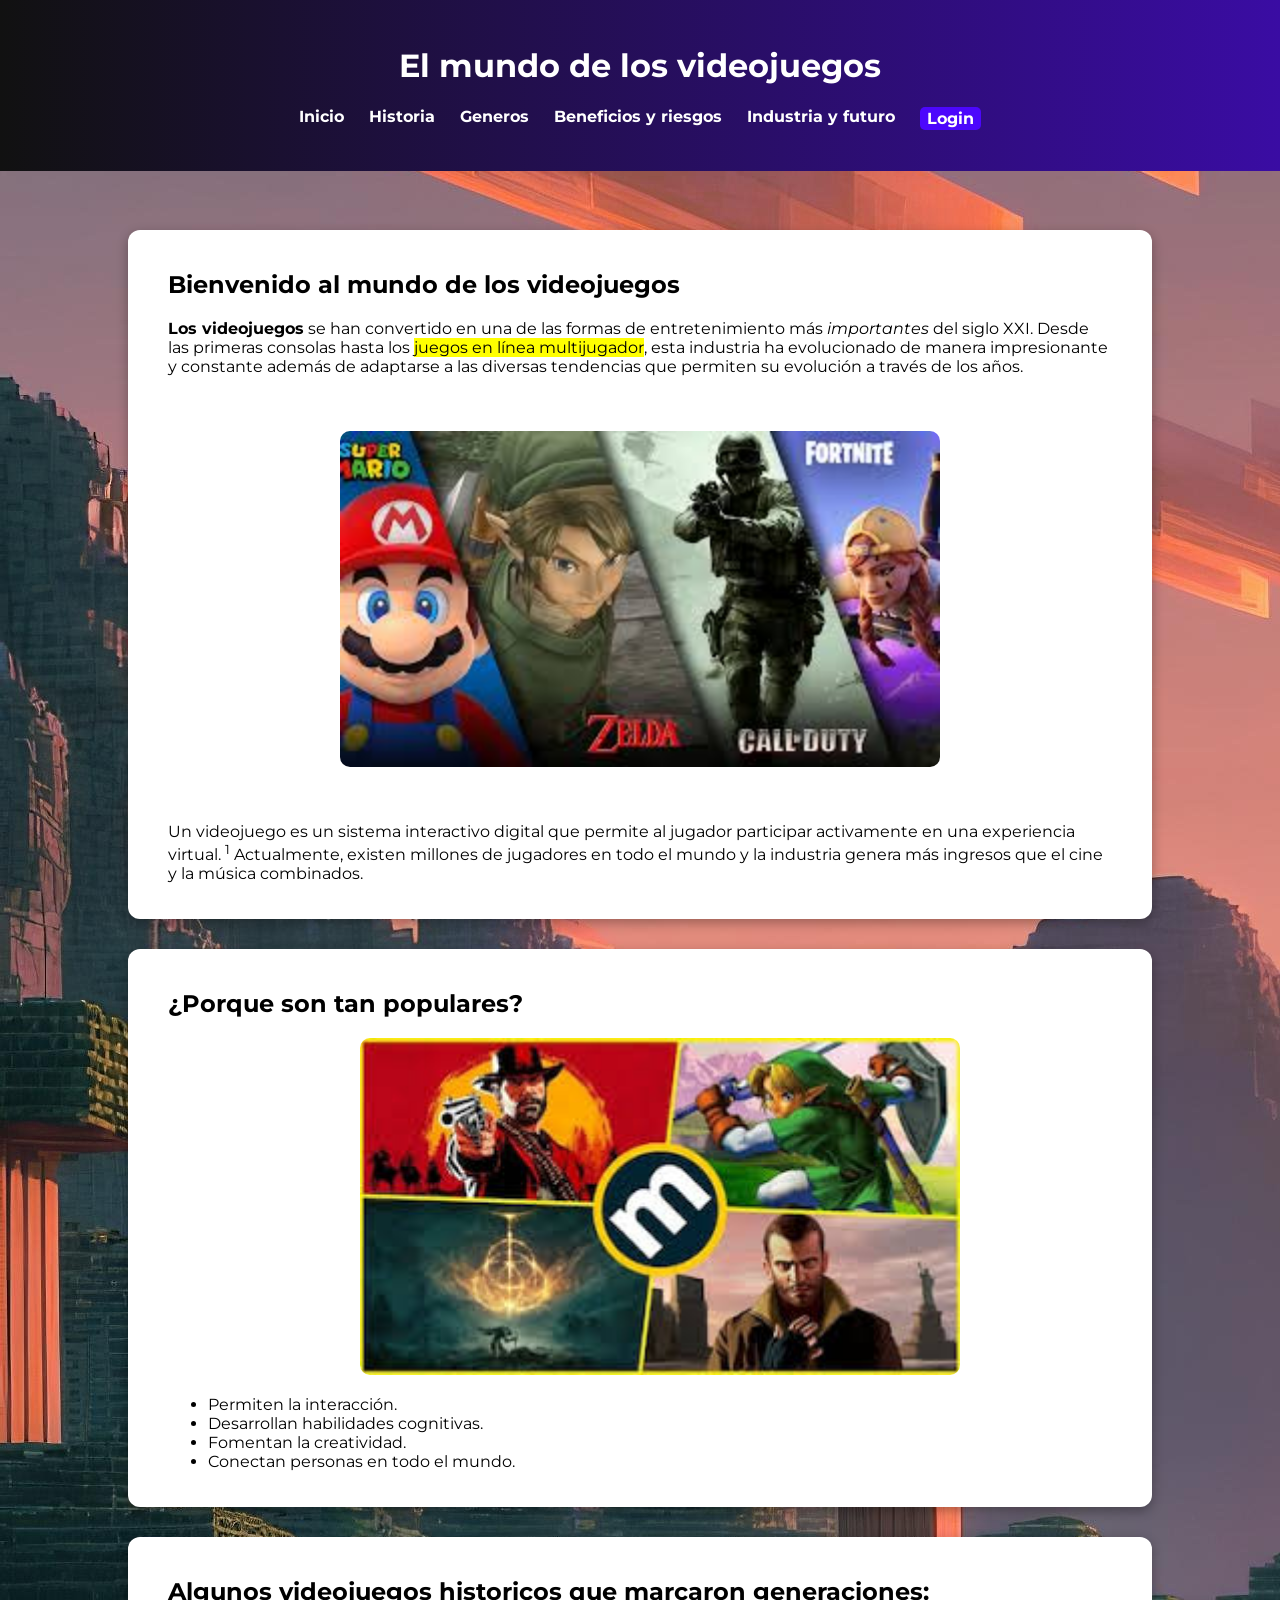
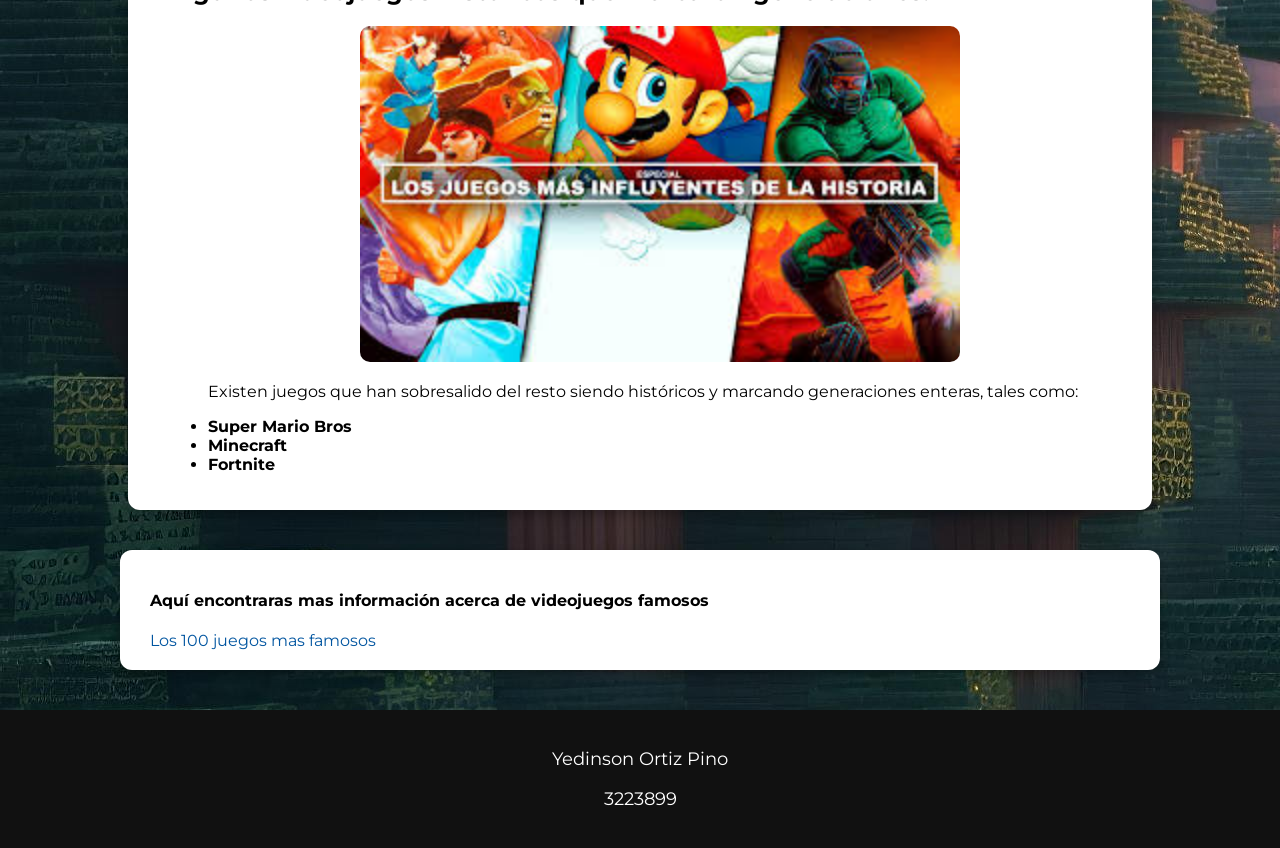
<file: index.html>
<!DOCTYPE html>
<html lang="es">
<head>
    <meta charset="UTF-8">
    <meta name="viewport" content="width=device-width, initial-scale=1.0">
    <title>Inicio</title>
    <link rel="icon" href="/Imagenes/logoSENA.png" type="image/png">
    <link rel="stylesheet" href="/estilos/estilos.css">
    <link rel="preconnect" href="https://fonts.googleapis.com">
    <link rel="preconnect" href="https://fonts.gstatic.com" crossorigin>
    <link href="https://fonts.googleapis.com/css2?family=Archivo+Black&family=Changa+One:ital@0;1&family=Fjalla+One&family=Montserrat:ital,wght@0,100..900;1,100..900&display=swap" rel="stylesheet">
</head>
<body>
    <header>
        <h1>El mundo de los videojuegos</h1>
        <nav class="nav">
            <ul>
                <li><a href="index.html">Inicio</a></li>
                <li><a href="historia.html">Historia</a></li>
                <li><a href="generos.html">Generos</a></li>
                <li><a href="beneficios_riesgos.html">Beneficios y riesgos</a></li>
                <li><a href="industria_futuro.html">Industria y futuro</a></li>
                <li class="button2"><a href="Registro_login.html">Login</a></li>
            </ul>
        </nav>
    </header>
    <br>
    <main>
        <article>
            <section>
                <h2>Bienvenido al mundo de los videojuegos</h2>
                <p> <strong>Los videojuegos</strong> se han convertido en una de las formas de entretenimiento más <em>importantes</em> del siglo XXI. Desde las primeras consolas hasta los <mark>juegos en línea multijugador</mark>, esta industria ha evolucionado de manera impresionante y constante además de adaptarse a las diversas tendencias que permiten su evolución a través de los años.</p>
                <br>
                <img class="img" src="/Imagenes/encabezado.jpg" alt="superior">
                <br>
                <p>Un videojuego es un sistema interactivo digital que permite al jugador participar activamente en una experiencia virtual. <sup>1</sup> Actualmente, existen millones de jugadores en todo el mundo y la industria genera más ingresos que el cine y la música combinados.</p>
            </section>
            <section>
                <h2>¿Porque son tan populares?</h2>
                <ul>
                    <img class="img" src="/Imagenes/100.jpg" alt="rdr2">
                    <li>Permiten la interacción.</li>
                    <li>Desarrollan habilidades cognitivas.</li>
                    <li>Fomentan la creatividad.</li>
                    <li>Conectan personas en todo el mundo.</li>
                </ul>
            </section>
            <section>
                <h2>Algunos videojuegos historicos que marcaron generaciones:</h2>
                <ul>
                    <img  class="img" src="/Imagenes/influyentes.jpg" alt="influyentes">
                    <p>Existen juegos que han sobresalido del resto siendo históricos y marcando generaciones enteras, tales como:</p>
                    <li> <strong>Super Mario Bros</strong> </li>
                    <li> <strong>Minecraft</strong> </li>
                    <li> <strong>Fortnite</strong> </li>
                </ul>
            </section>
        </article>
    </main>
    <aside>
        <h4>Aquí encontraras mas información acerca de videojuegos famosos</h4>
        <a href="https://www.revistagq.com/noticias/tecnologia/galerias/los-100-mejores-videojuegos-de-la-historia/8951">Los 100 juegos mas famosos</a>
    </aside>
    <footer>
        <p>Yedinson Ortiz Pino</p>
        <p>3223899</p>
    </footer>
</body>
</html>
</file>
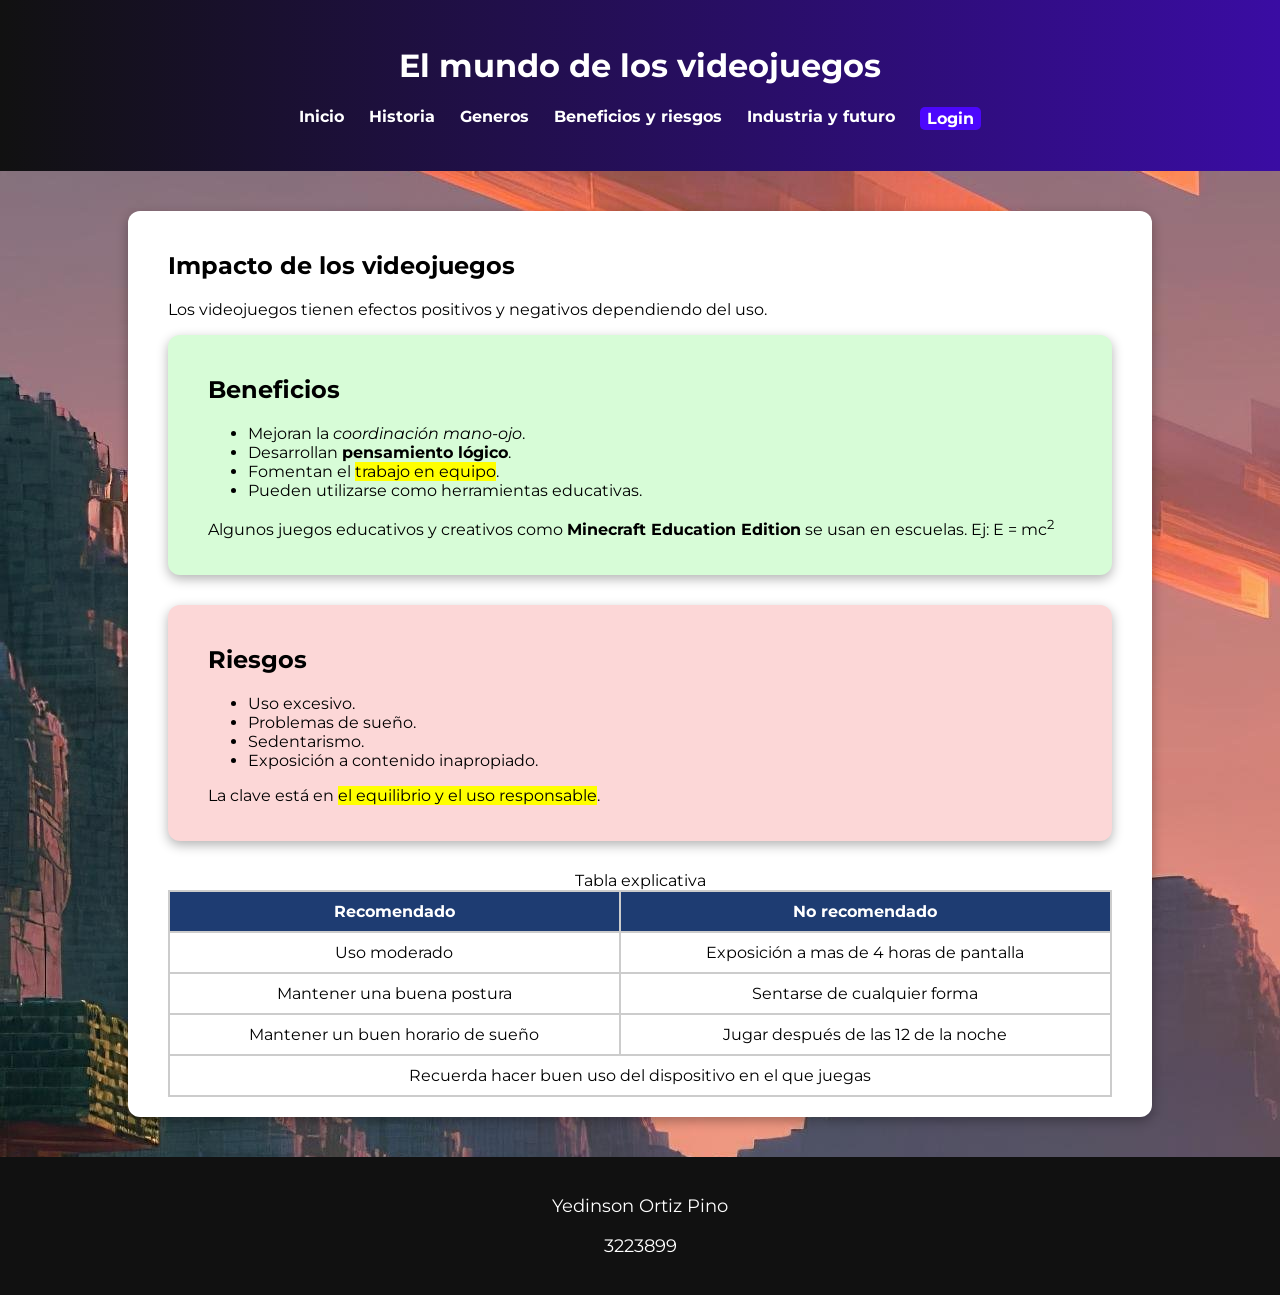
<file: beneficios_riesgos.html>
<!DOCTYPE html>
<html lang="es">
<head>
    <meta charset="UTF-8">
    <meta name="viewport" content="width=device-width, initial-scale=1.0">
    <title>Beneficios y Riesgos</title>
    <link rel="icon" href="/Imagenes/logoSENA.png" type="image/png">
    <link rel="stylesheet" href="/estilos/estilos.css">
    <link rel="preconnect" href="https://fonts.googleapis.com">
    <link rel="preconnect" href="https://fonts.gstatic.com" crossorigin>
    <link href="https://fonts.googleapis.com/css2?family=Archivo+Black&family=Changa+One:ital@0;1&family=Fjalla+One&family=Montserrat:ital,wght@0,100..900;1,100..900&display=swap" rel="stylesheet">
</head>
<body>
    <header class="header">
        <h1>El mundo de los videojuegos</h1>
        <nav class="nav">
            <ul>
                <li><a href="index.html">Inicio</a></li>
                <li><a href="historia.html">Historia</a></li>
                <li><a href="generos.html">Generos</a></li>
                <li><a href="beneficios_riesgos.html">Beneficios y riesgos</a></li>
                <li><a href="industria_futuro.html">Industria y futuro</a></li>
                <li class="button2"><a href="Registro_login.html">Login</a></li>
            </ul>
        </nav>
    </header>
    <main>
        <article>
            <section>
                <h2>Impacto de los videojuegos</h2>
                <p>Los videojuegos tienen efectos positivos y negativos dependiendo del uso.</p>
            <section class="section1">
                <h2>Beneficios</h2>
                <ul>
                    <li>Mejoran la <em>coordinación mano-ojo</em>.</li>
                    <li>Desarrollan <strong>pensamiento lógico</strong>.</li>
                    <li>Fomentan el <mark>trabajo en equipo</mark>.</li>
                    <li>Pueden utilizarse como herramientas educativas.</li>
                </ul>
                <p>Algunos juegos educativos y creativos como <strong>Minecraft Education Edition</strong> se usan en escuelas. Ej: E = mc<sup>2</sup></p>
            </section>
            <section class="section2">
                <h2>Riesgos</h2>
                <ul>
                    <li>Uso excesivo.</li>
                    <li>Problemas de sueño.</li>
                    <li>Sedentarismo.</li>
                    <li>Exposición a contenido inapropiado.</li>
                </ul>
                <p>La clave está en <mark>el equilibrio y el uso responsable</mark>.</p>
            </section>
            <table>
                <caption>Tabla explicativa</caption>
                <thead>
                    <tr>
                        <th>Recomendado</th>
                        <th>No recomendado</th>
                    </tr>
                </thead>
                <tbody>
                    <tr>
                        <td>Uso moderado</td>
                        <td>Exposición a mas de 4 horas de pantalla</td>
                    </tr>
                    <tr>
                        <td>Mantener una buena postura</td>
                        <td>Sentarse de cualquier forma</td>
                    </tr>
                    <tr>
                        <td>Mantener un buen horario de sueño</td>
                        <td>Jugar después de las 12 de la noche</td>
                    </tr>
                </tbody>
                <tfoot>
                    <tr>
                        <td colspan="2">Recuerda hacer buen uso del dispositivo en el que juegas</td>
                    </tr>
                </tfoot>
            </table>
            </section>
        </article>
    </main>
    <footer>
        <p>Yedinson Ortiz Pino</p>
        <p>3223899</p>
    </footer>
</body>
</html>
</file>
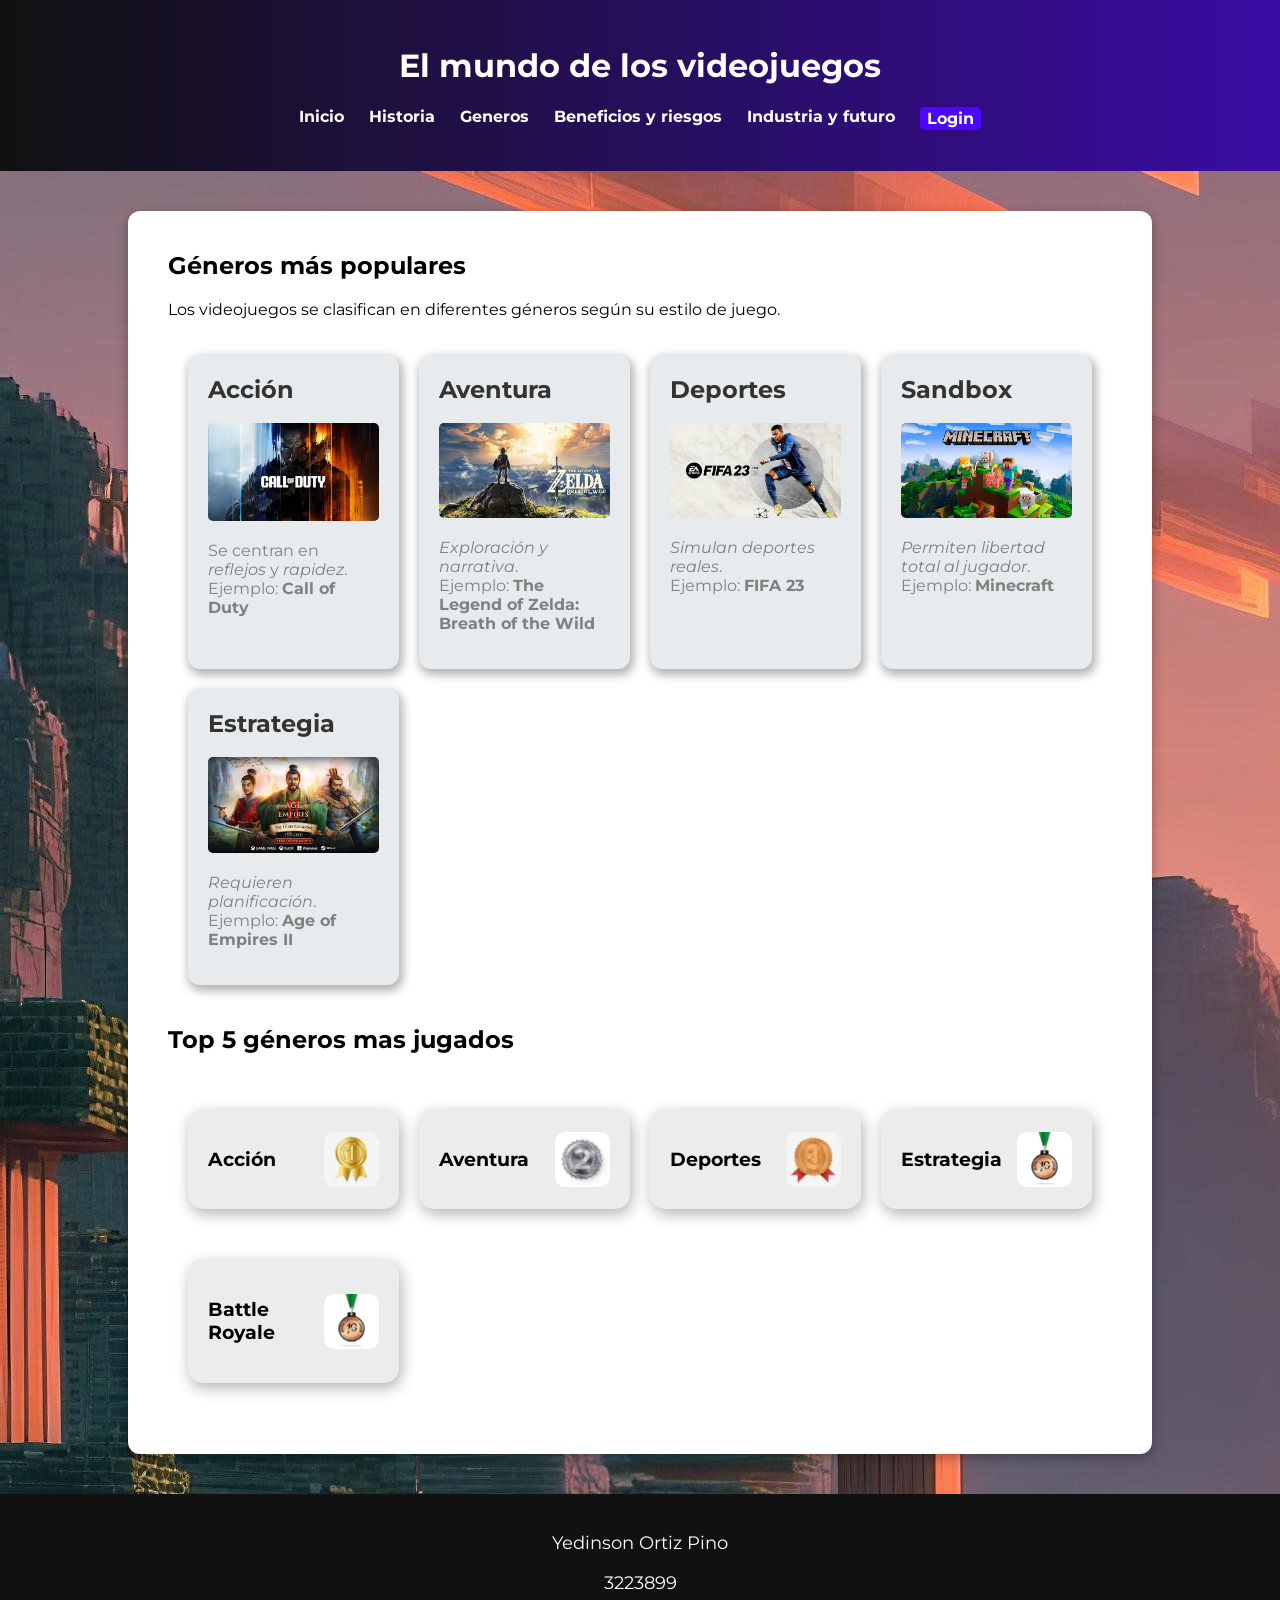
<file: generos.html>
<!DOCTYPE html>
<html lang="es">
<head>
    <meta charset="UTF-8">
    <meta name="viewport" content="width=device-width, initial-scale=1.0">
    <title>Generos de videojuegos</title>
    <link rel="icon" href="/Imagenes/logoSENA.png" type="image/png">
    <link rel="stylesheet" href="/estilos/estilos.css">
    <link rel="preconnect" href="https://fonts.googleapis.com">
    <link rel="preconnect" href="https://fonts.gstatic.com" crossorigin>
    <link href="https://fonts.googleapis.com/css2?family=Archivo+Black&family=Changa+One:ital@0;1&family=Fjalla+One&family=Montserrat:ital,wght@0,100..900;1,100..900&display=swap" rel="stylesheet">
</head>
<body>
    <header class="header">
        <h1>El mundo de los videojuegos</h1>
        <nav class="nav">
            <ul>
                <li><a href="index.html">Inicio</a></li>
                <li><a href="historia.html">Historia</a></li>
                <li><a href="generos.html">Generos</a></li>
                <li><a href="beneficios_riesgos.html">Beneficios y riesgos</a></li>
                <li><a href="industria_futuro.html">Industria y futuro</a></li>
                <li class="button2"><a href="Registro_login.html">Login</a></li>
            </ul>
        </nav>
    </header>
    <main>
        <article>
            <section class="section">
                <h2>Géneros más populares</h2>
                <p>Los videojuegos se clasifican en diferentes géneros según su estilo de juego.</p>
                <div class="container">
                    <div class="card">
                        <h4>Acción</h4>
                        <br>
                        <img src="/Imagenes/Accion.jpg" alt="Cod">
                        <p>Se centran en <em>reflejos</em> y <em>rapidez</em>. <br> Ejemplo: <strong>Call of Duty</strong> </p>
                    </div>
                    <div class="card">
                        <h4>Aventura</h4>
                        <br>
                        <img src="/Imagenes/Aventura.jpg" alt="Zelda">
                        <p> <em>Exploración y narrativa</em>. <br> Ejemplo: <strong>The Legend of Zelda: Breath of the Wild</strong> </p>
                    </div>
                    <div class="card">
                        <h4>Deportes</h4>
                        <br>
                        <img src="/Imagenes/Deportes.jpg" alt="Fifa">
                        <p> <em>Simulan deportes reales</em>.<br> Ejemplo: <strong>FIFA 23</strong> </p>
                    </div>
                    <div class="card">
                        <h4>Sandbox</h4>
                        <br>
                        <img src="/Imagenes/Sandbox.jpg" alt="Minecraft">
                        <p> <em>Permiten libertad total al jugador</em>. <br> Ejemplo: <strong>Minecraft</strong></p>
                    </div>
                    <div class="card">
                        <h4>Estrategia</h4>
                        <br>
                        <img src="/Imagenes/Estrategia.jpg" alt="AGM">
                        <p> <em>Requieren planificación</em>. <br> Ejemplo: <strong>Age of Empires II</strong></p>
                    </div>
                </div>
                <h2>Top 5 géneros mas jugados</h2>
                    <div class="container1">
                    <ol>
                        <li class="cardG">
                            <h3>Acción</h3>
                            <img src="/Imagenes/oro.jpg" alt="oro">
                        </li>
                        <li class="cardG">
                            <h3>Aventura</h3>
                            <img src="/Imagenes/plata.jpg" alt="plata">
                        </li>
                        <li class="cardG">
                            <h3>Deportes</h3>
                            <img src="/Imagenes/bronce.jpg" alt="bronce">
                        </li>
                        <li class="cardG">
                            <h3>Estrategia</h3>
                            <img src="/Imagenes/top5.jpg" alt="top5">
                        </li>
                        <li class="cardG">
                            <h3>Battle Royale</h3>
                            <img src="/Imagenes/top5.jpg" alt="top5">
                        </li>
                    </ol>
                </div>
            </section>
        </article>
    </main>
    <footer>
        <p>Yedinson Ortiz Pino</p>
        <p>3223899</p>
    </footer>
</body>
</html>
</file>
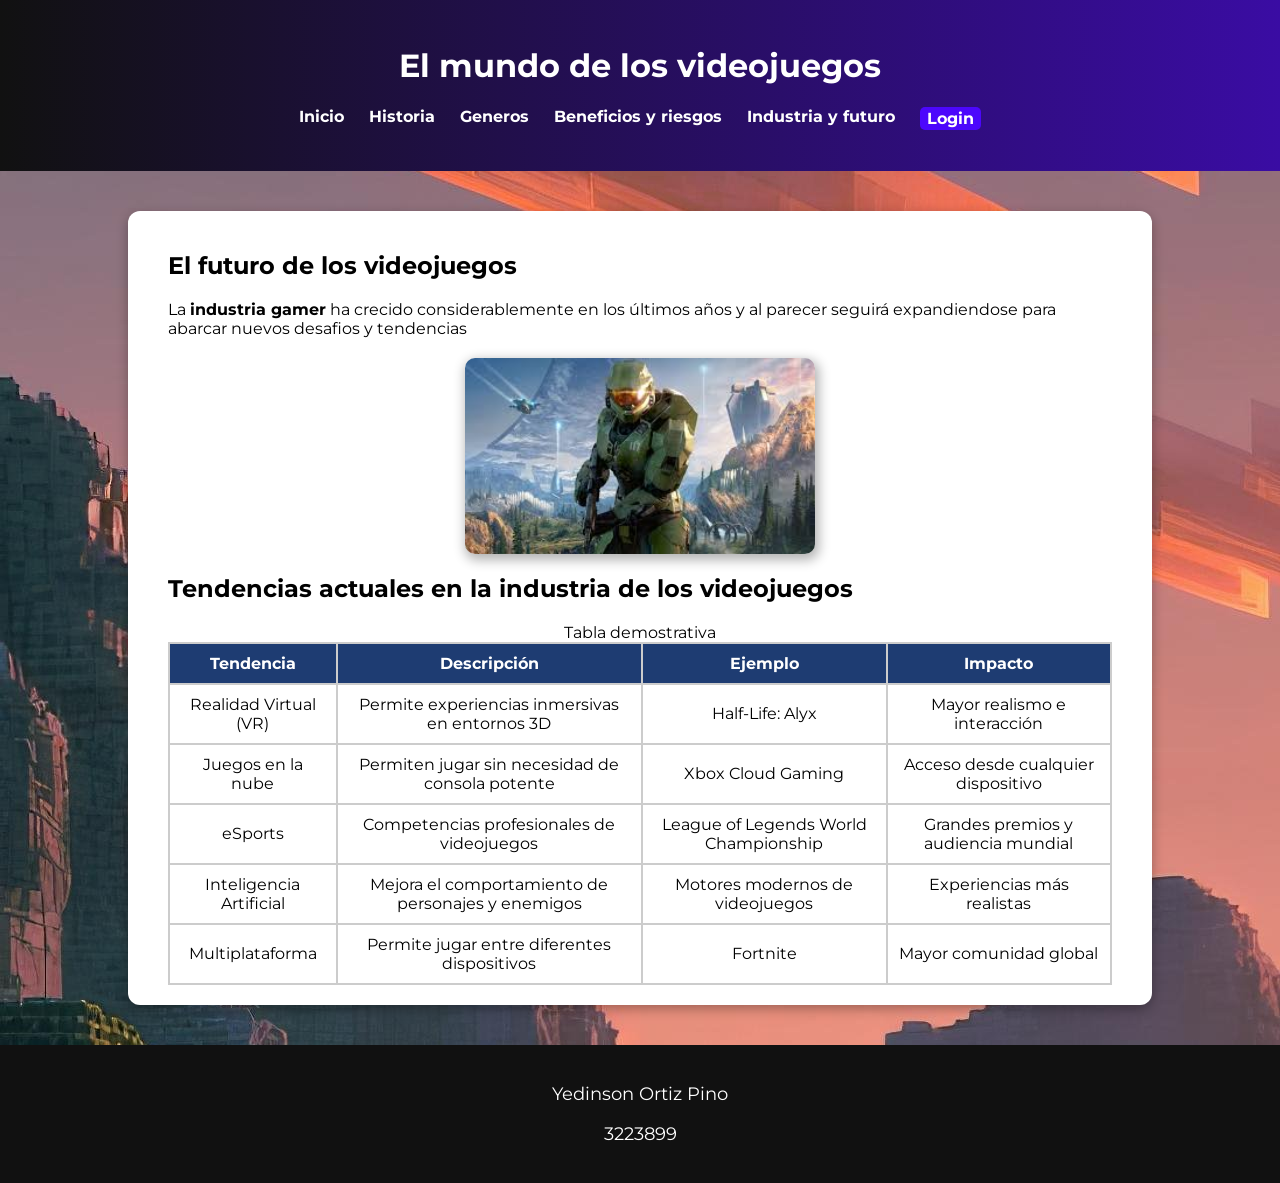
<file: industria_futuro.html>
<!DOCTYPE html>
<html lang="en">
<head>
    <meta charset="UTF-8">
    <meta name="viewport" content="width=device-width, initial-scale=1.0">
    <title>Industria y Futuro</title>
    <link rel="icon" href="/Imagenes/logoSENA.png" type="image/png">
    <link rel="stylesheet" href="/estilos/estilos.css">
    <link rel="preconnect" href="https://fonts.googleapis.com">
    <link rel="preconnect" href="https://fonts.gstatic.com" crossorigin>
    <link href="https://fonts.googleapis.com/css2?family=Archivo+Black&family=Changa+One:ital@0;1&family=Fjalla+One&family=Montserrat:ital,wght@0,100..900;1,100..900&display=swap" rel="stylesheet">
</head>
<body>
    <header class="header">
        <h1>El mundo de los videojuegos</h1>
        <nav class="nav">
            <ul>
                <li><a href="index.html">Inicio</a></li>
                <li><a href="historia.html">Historia</a></li>
                <li><a href="generos.html">Generos</a></li>
                <li><a href="beneficios_riesgos.html">Beneficios y riesgos</a></li>
                <li><a href="industria_futuro.html">Industria y futuro</a></li>
                <li class="button2"><a href="Registro_login.html">Login</a></li>
            </ul>
        </nav>
    </header>
    <main>
        <article>
            <section class="section">
                <h2>El futuro de los videojuegos</h2>
                <p>La <strong>industria gamer</strong> ha crecido considerablemente en los últimos años y al parecer seguirá expandiendose para abarcar nuevos desafios y tendencias</p>
                <img class="img3" src="/Imagenes/download.jpg" alt="halo">
                <h2>Tendencias actuales en la industria de los videojuegos</h2>
                <table>
                    <caption>Tabla demostrativa</caption>
                    <thead>
                        <tr>
                            <th>Tendencia</th>
                            <th>Descripción</th>
                            <th>Ejemplo</th>
                            <th>Impacto</th>
                        </tr>
                    </thead>
                    <tbody>
                        <tr>
                            <td>Realidad Virtual (VR)</td>
                            <td>Permite experiencias inmersivas en entornos 3D</td>
                            <td>Half-Life: Alyx</td>
                            <td>Mayor realismo e interacción</td>
                        </tr>
                        <tr>
                            <td>Juegos en la nube</td>
                            <td>Permiten jugar sin necesidad de consola potente</td>
                            <td>Xbox Cloud Gaming</td>
                            <td>Acceso desde cualquier dispositivo</td>
                        </tr>
                        <tr>
                            <td>eSports</td>
                            <td>Competencias profesionales de videojuegos</td>
                            <td>League of Legends World Championship</td>
                            <td>Grandes premios y audiencia mundial</td>
                        </tr>
                        <tr>
                            <td>Inteligencia Artificial</td>
                            <td>Mejora el comportamiento de personajes y enemigos</td>
                            <td>Motores modernos de videojuegos</td>
                            <td>Experiencias más realistas</td>
                        </tr>
                        <tr>
                            <td>Multiplataforma</td>
                            <td>Permite jugar entre diferentes dispositivos</td>
                            <td>Fortnite</td>
                            <td>Mayor comunidad global</td>
                        </tr>
                    </table>
            </section>
        </article>
    </main>
    <footer>
        <p>Yedinson Ortiz Pino</p>
        <p>3223899</p>
    </footer>
</body>
</html>
</file>
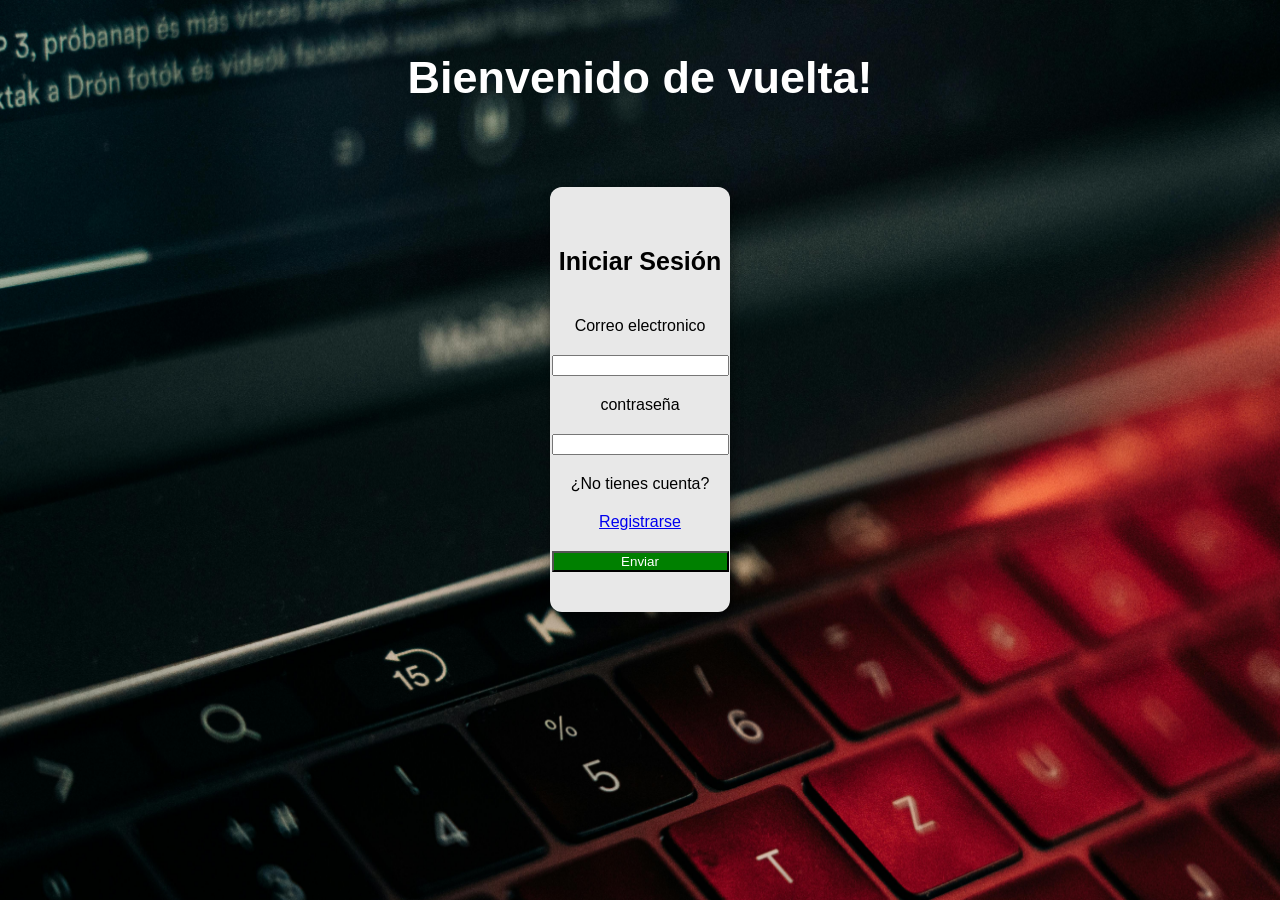
<file: login.html>
<!DOCTYPE html>
<html lang="en">
<head>
    <meta charset="UTF-8">
    <meta name="viewport" content="width=device-width, initial-scale=1.0">
    <title>Iniciar Sesión</title>
    <link rel="stylesheet" href="/estilos/estilos.css">
    <link rel="icon" href="/Imagenes/logoSENA.png" type="image/png">
</head>
<body class="fondo">
    <h2 class="ch2">Bienvenido de vuelta!</h2>
    <div class="container2">
    <div class="cardL">
            <form class="form" action="index.html" autocomplete="on">
                <h2>Iniciar Sesión</h2>
                <label >Correo electronico</label>
                <input type="email" name="Correo electronico" required>
                <label for="">contraseña</label>
                <input type="password">
                <label for="">¿No tienes cuenta?</label>
                <a href="Registro_login.html">Registrarse</a>
                
                <button type="submit">Enviar</button>
            </form>
        </div>
    </div>
</body>
</html>
</file>
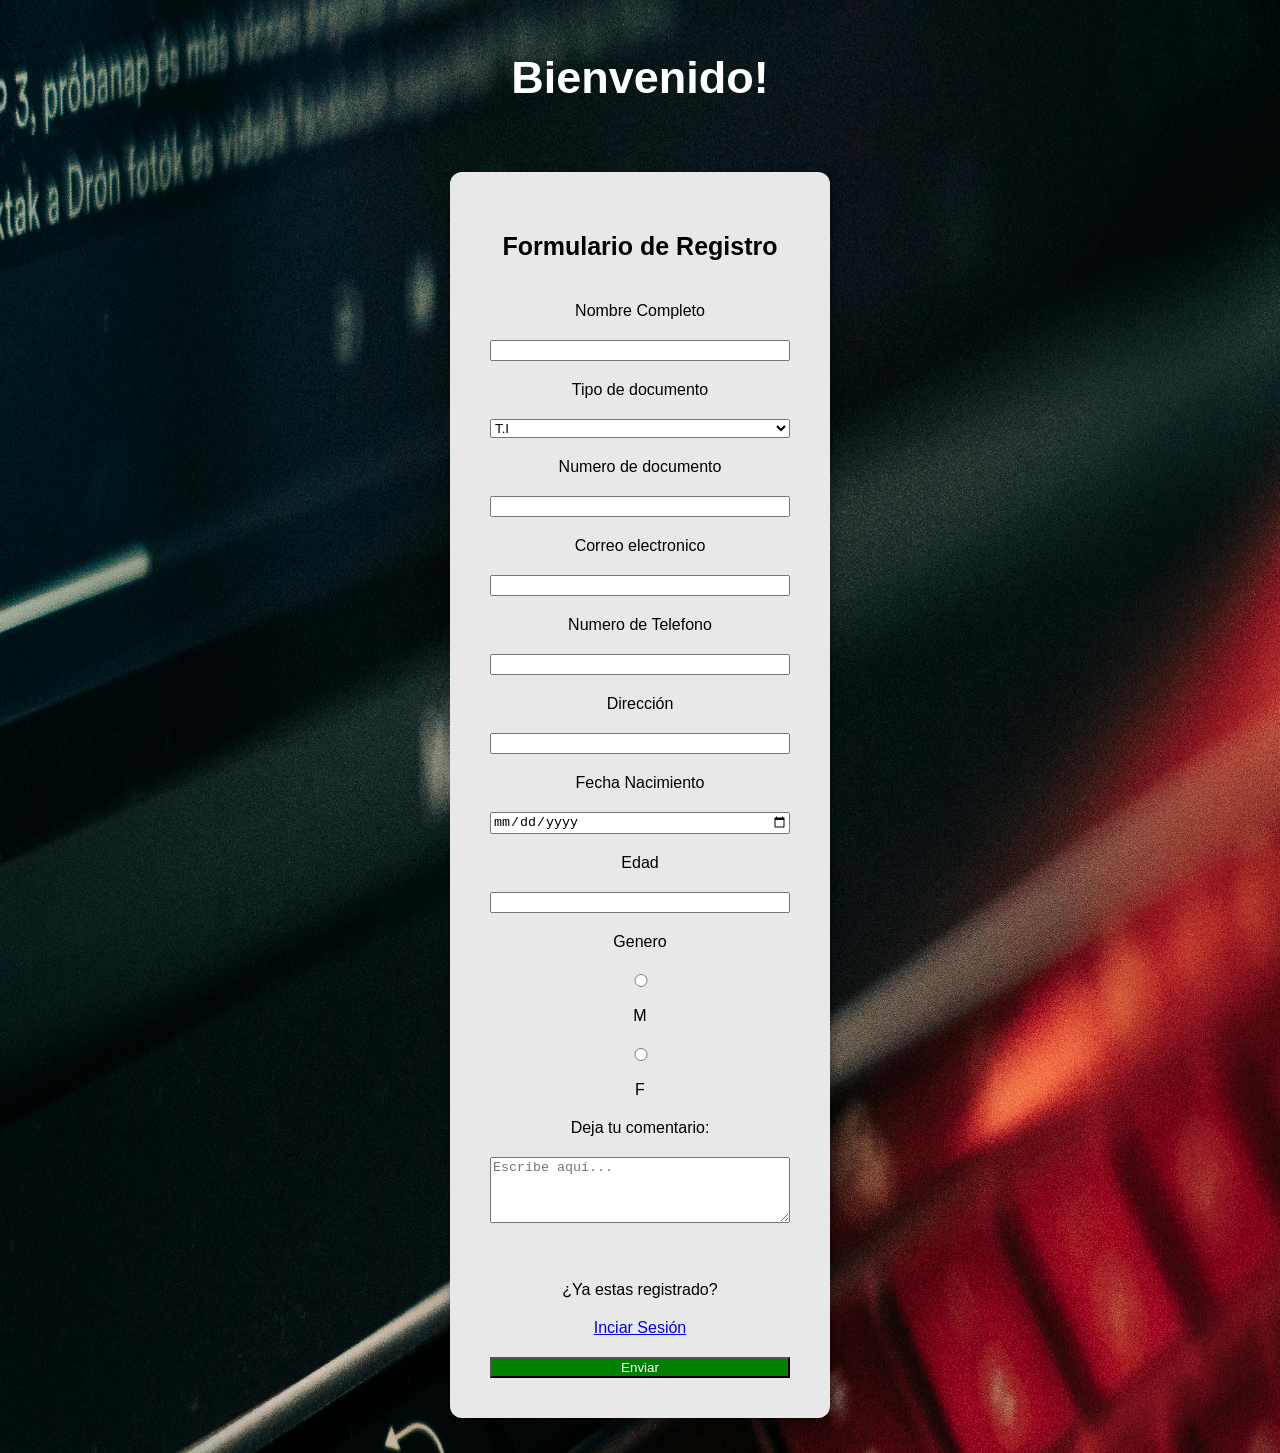
<file: Registro_login.html>
<!DOCTYPE html>
<html lang="es">
<head>
    <meta charset="UTF-8">
    <meta name="viewport" content="width=device-width, initial-scale=1.0">
    <title>Registro</title>
    <link rel="stylesheet" href="/estilos/estilos.css">
    <link rel="icon" href="/Imagenes/logoSENA.png" type="image/png">
</head>
<body class="fondo">
    <h2 class="ch2">Bienvenido!</h2>
    <div class="container2">
        <div class="cardR">
            <form class="form" action="index.html" autocomplete="on">
                <h2>Formulario de Registro</h2>
                <label >Nombre Completo</label>
                <input type="text" name="Nombre" required>
                <label for="">Tipo de documento</label>
                <select name="" id="">
                    <option value="">T.I</option>
                    <option value="">C.C</option>
                    <option value="">C.E</option>
                </select>
                <label for="">Numero de documento</label>
                <input type="number" required>
                <label for="">Correo electronico</label>
                <input type="email" name="Correo" required>
                <label for="">Numero de Telefono</label>
                <input type="numer" min="7" max="10" required>
                <label for="">Dirección</label>
                <input type="text" name="Dirección" required>
                <label for="">Fecha Nacimiento</label>
                <input type="date" required>
                <label for="">Edad</label>
                <input type="number" min="0" max="150">
                <label for="">Genero</label>
                <input type="radio">M
                <input type="radio">F
                <label for="comentario">Deja tu comentario:</label>
                <textarea id="comentario" name="comentario" rows="4" cols="50" placeholder="Escribe aquí..."></textarea><br>
                <label for="">¿Ya estas registrado?</label>
                <a href="login.html">Inciar Sesión</a>
                
                <button type="submit">Enviar</button>
            </form>
        </div>
    </div>
</body>
</html>
</file>
<file: estilos/estilos.css>
body{
    background-image: url(/Imagenes/minecraft.jpg);
    background-size: auto;
    background-repeat: no-repeat;
    margin: 0;
    font-family: "Montserrat", sans-serif;
    font-optical-sizing: auto;
    font-weight: weight;
    font-style: normal;
    background-color: gainsboro;
}

.fondo{
    background-image: url(/Imagenes/Fondo.jpg);
    background-size: 100% 150%;
    background-repeat: no-repeat;
}

main{
    flex: 1;
    width: 80%;
    margin: 40px auto;
}

section{
    background-color: white;
    padding: 20px 40px;
    border-radius: 12px;
    box-shadow: 0 4px 12px rgba(0,0,0,0.3);
    margin-bottom: 30px;
}

aside{
    flex: 1;
    width: 76.5%;
    padding: 20px 30px;
    margin: 40px auto;
    border-radius: 12px;
    background-color: white;
    box-shadow: 0 4px 10px rgba(0,0,0,0.3);
}
aside a{
    text-decoration: none;
    color: #0055a0;
}

header{
    background: linear-gradient(90deg, #111, #3a0ca3);
    color: white;
    padding: 25px;
    text-align: center;
}

footer{
    background-color: #111;
    text-align: center;
    color: white;
    padding: 20px;
    font-size: 18px;
}

.nav ul{
    list-style: none;
    padding: 0;
    display: flex;
    justify-content: center;
    gap: 25px;
}

.nav a{
    text-decoration: none;
    color: white;
    font-weight: bold;
    transition: 0.3s;
}

.nav a:hover{
    color: #00f5ff;
}

.container{
    display: grid;
    grid-template-columns: repeat(auto-fit, minmax(200px, 1fr));
    gap: 20px;
    padding: 20px
}

.card{
    background: rgb(231, 235, 237);
    padding: 20px;
    border-radius: 12px;
    box-shadow: 2px 4px 10px 2px rgba(0,0,0,0.3);
    transition: 0.3s;
}

.card:hover{
    transform: translateY(-5px);
}

.card h4{
    margin: 0;
    font-size: 24px;
    color : #333;
}

.card p{
    color: gray;
}

.card img{
    border-radius: 5px;
    width: 100%;
}

.img{
    width: 100%;
    max-width: 600px;
    display: block;
    margin: 20px auto;
    border-radius: 10px;
}

.img1{
    width: 100%;
    max-width: 600px;
    display: block;
    margin: 20px auto;
    border-radius: 10px;
    box-shadow: 2px 4px 12px 2px rgba(0,0,0,0.3);
}

.img2{
    width: 70%;
    max-width: 300px;
    display: block;
    margin: 20px auto;
    border-radius: 10px;
    box-shadow: 2px 4px 12px 2px rgba(0,0,0,0.3);
}

.img3{
    width: 80%;
    max-width: 350px;
    margin: 20px auto;
    border-radius: 10px;
    display: flex;
    justify-content: space-between;
    align-items: center;
    box-shadow: 2px 4px 12px 2px rgba(0,0,0,0.3);
}

table{
    width: 100%;
    border-radius: 5px;
    border-collapse: collapse;
    margin-top: 20px;
}

th, td{
    border: 2px solid #ccc;
    padding: 10px;
    text-align: center;
}

tr:hover{
    background-color: #02a1c1;
    color: white;
}

th{
    background: #1e3c72;
    color: white;
}

.section1{
    background-color: #D7FCD7;
    transition: 0.3s;
}

.section1:hover{
    transform: translateY(-4px);
}

.section2{
    background-color: #FCD7D7;
    transition: 0.3s;
}

.section2:hover{
    transform: translateY(-4px);
}

.container1 ol{
    display: grid;
    grid-template-columns: repeat(auto-fit, minmax(200px, 1fr));
    gap: 20px;
    padding: 20px;
}

.cardG{
    background-color: rgb(235, 236, 236);
    margin: 15px 0;
    padding: 20px;
    border-radius: 15px;
    box-shadow: 2px 5px 15px rgba(0,0,0,0.3);
    display: flex;
    align-items: center;
    justify-content: space-between;
    transition: 0.3s;
}

.cardG img{
    width: 55px;
    border-radius: 10px;
}

.cardG:hover{
    color: goldenrod;
}

.container2{
    margin: 20px 40px;
    gap: 20px;
    padding: 10px;
}

.ch2{
    color: white;
    font-size: 45px;
    text-align: center;
    padding: 15px 0;
}

.form{
    display: grid;
    gap: 20px;
    padding: 20px;
}

.form h2{
    font-size: 25px;
}

.cardR{
    background: rgb(232, 232, 232);
    margin: 5px 400px;
    display: flex;
    align-items: center;
    justify-content: center;
    text-align: center;
    padding: 20px;
    border-radius: 12px;
    box-shadow: 2px 4px 10px 2px rgba(0,0,0,0.3);
}
.cardL{
    background: rgb(232, 232, 232);
    margin: 20px 500px;
    display: flex;
    align-items: center;
    justify-content: center;
    text-align: center;
    padding: 20px;
    border-radius: 12px;
    box-shadow: 2px 4px 10px 2px rgba(0,0,0,0.3);
}
button{
    background-color: green;
    color: white;
}

.button2{
    background-color: rgb(76, 7, 252);
    padding: 2px 7px;
    border-radius: 5px;
}
</file>
